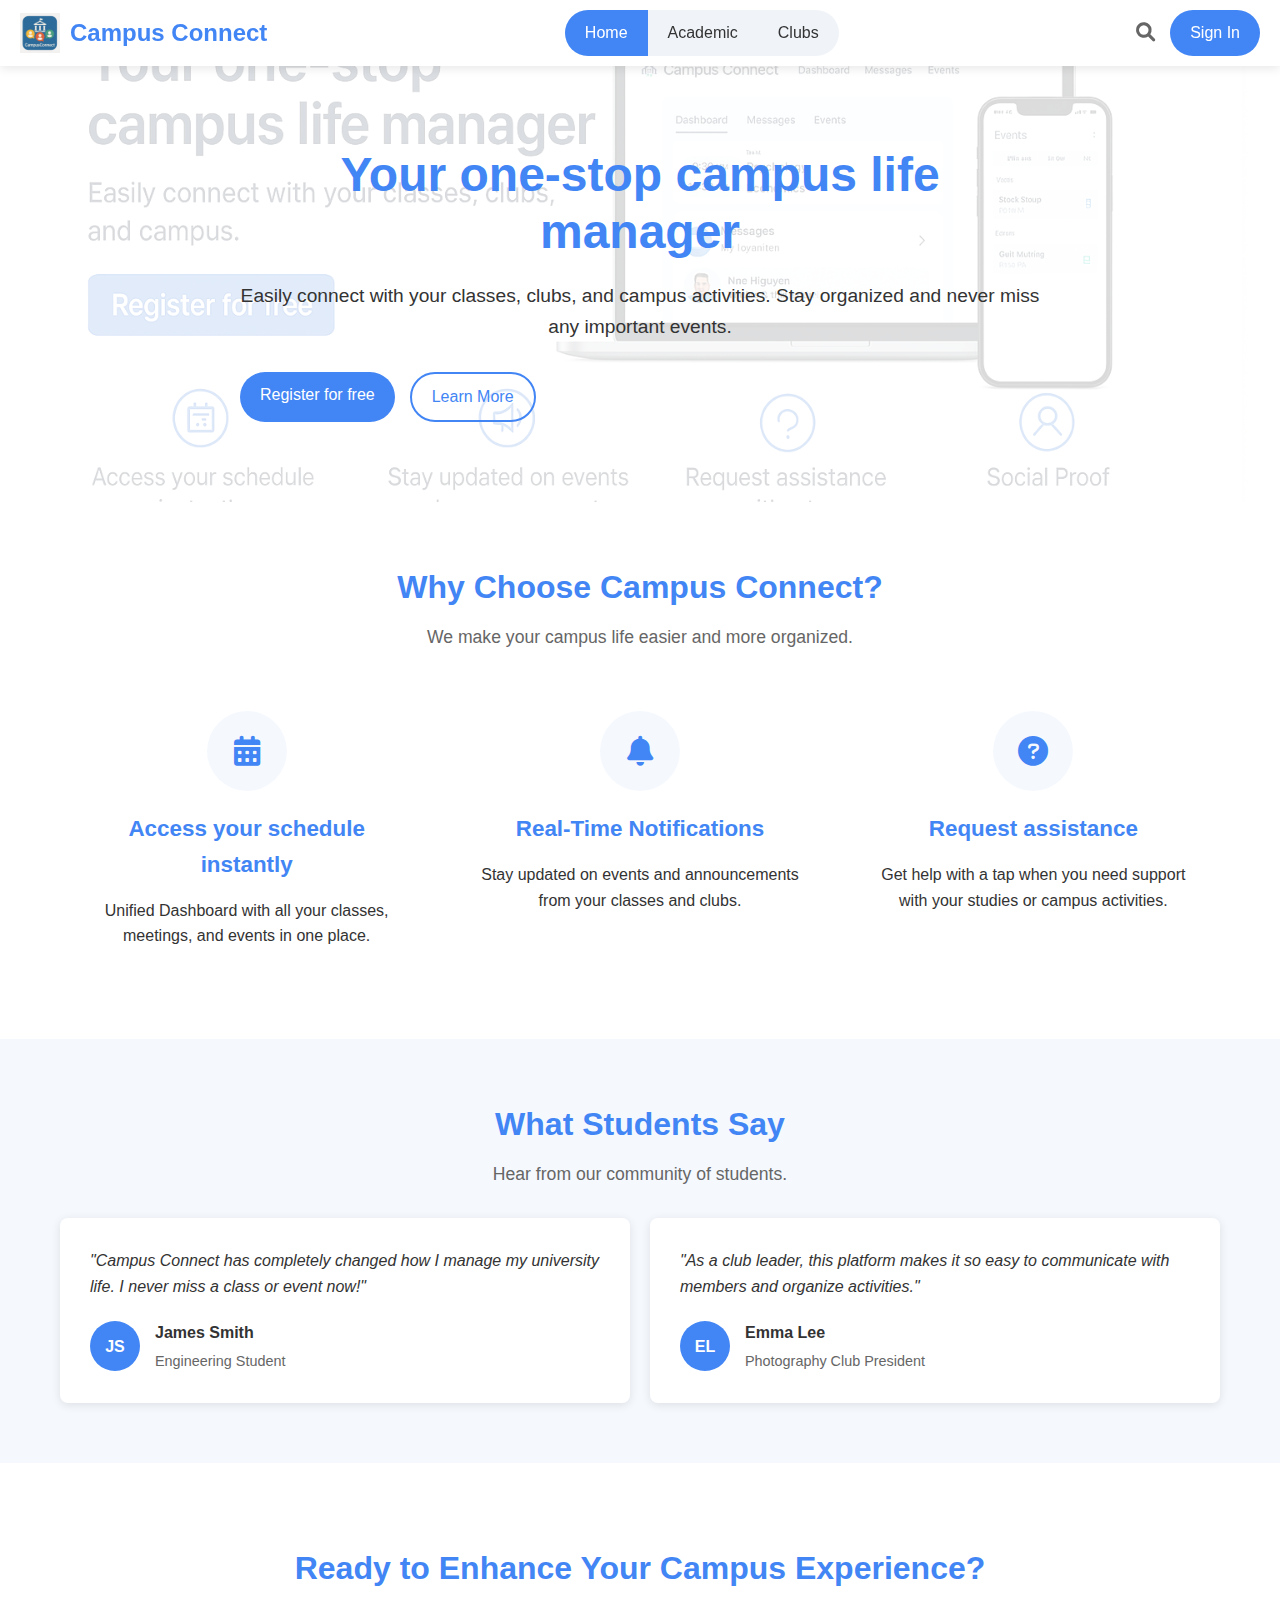
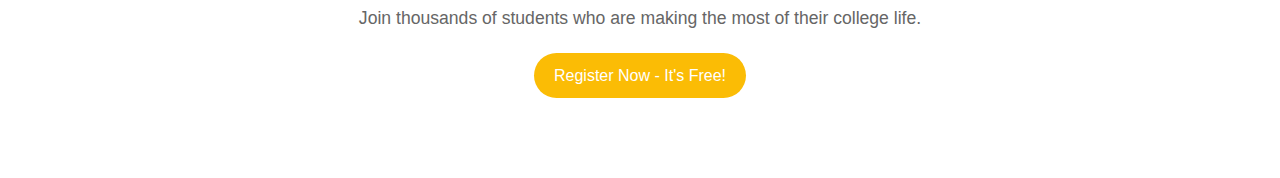
<file: index.html>
<!DOCTYPE html>
<html lang="en">
<head>
    <meta charset="UTF-8">
    <meta name="viewport" content="width=device-width, initial-scale=1.0">
    <title>Campus Connect</title>
    <link rel="stylesheet" href="css/style.css">
    <link rel="stylesheet" href="https://cdnjs.cloudflare.com/ajax/libs/font-awesome/6.0.0-beta3/css/all.min.css">
    <style>
        .hero {
            background: url('image.png') no-repeat center center;
            background-size: cover;
            padding: 80px 0;
            position: relative;
        }
        
        .hero-overlay {
            position: absolute;
            top: 0;
            left: 0;
            width: 100%;
            height: 100%;
            background: rgba(255, 255, 255, 0.85);
        }
        
        .hero-content {
            position: relative;
            max-width: 1200px;
            margin: 0 auto;
            padding: 0 20px;
            display: flex;
            flex-direction: column;
            align-items: center;
            text-align: center;
        }
        
        .hero-text {
            max-width: 800px;
        }
        
        .hero-image {
            max-width: 500px;
        }
        
        .hero-image img {
            width: 100%;
            border-radius: 10px;
            box-shadow: var(--shadow);
        }
        
        .hero h1 {
            font-size: 3rem;
            color: var(--primary-color);
            margin-bottom: 20px;
            line-height: 1.2;
        }
        
        .hero p {
            font-size: 1.2rem;
            color: var(--text-color);
            margin-bottom: 30px;
        }
        
        .hero-buttons {
            display: flex;
            gap: 15px;
        }
        
        .features-section {
            background-color: #ffffff;
            padding: 60px 0;
        }
        
        .feature-card {
            text-align: center;
            padding: 30px 20px;
        }
        
        .feature-icon {
            width: 80px;
            height: 80px;
            background-color: var(--light-bg);
            border-radius: 50%;
            margin: 0 auto 20px;
            display: flex;
            align-items: center;
            justify-content: center;
            font-size: 30px;
            color: var(--primary-color);
        }
        
        .feature-title {
            font-size: 1.4rem;
            margin-bottom: 15px;
            color: var(--primary-color);
        }
        
        .testimonials-section {
            background-color: var(--light-bg);
            padding: 60px 0;
        }
        
        .testimonial-card {
            background-color: white;
            border-radius: var(--border-radius);
            padding: 30px;
            box-shadow: var(--shadow);
            position: relative;
        }
        
        .testimonial-text {
            font-style: italic;
            color: var(--text-color);
            margin-bottom: 20px;
        }
        
        .testimonial-author {
            display: flex;
            align-items: center;
        }
        
        .testimonial-avatar {
            width: 50px;
            height: 50px;
            border-radius: 50%;
            background-color: var(--primary-color);
            margin-right: 15px;
            display: flex;
            align-items: center;
            justify-content: center;
            color: white;
            font-weight: bold;
        }
        
        .testimonial-info h4 {
            margin: 0;
            color: var(--text-color);
        }
        
        .testimonial-info p {
            margin: 5px 0 0 0;
            color: var(--gray-text);
            font-size: 0.9rem;
        }
        
        .cta-section {
            padding: 80px 0;
            text-align: center;
            background-color: #ffffff;
        }
        
        @media (max-width: 768px) {
            .hero-content {
                flex-direction: column;
                text-align: center;
            }
            
            .hero-text {
                margin-bottom: 40px;
            }
            
            .hero-buttons {
                justify-content: center;
            }
        }
    </style>
</head>
<body>
    <!-- 导航栏 -->
    <nav class="navbar">
        <div class="navbar-container">
            <div class="navbar-logo">
                <img src="logo.jpg" alt="Campus Connect Logo">
                <h1>Campus Connect</h1>
            </div>
            
            <div class="navbar-tabs">
                <a href="#" class="navbar-tab active">Home</a>
                <a href="#" class="navbar-tab">Academic</a>
                <a href="#" class="navbar-tab">Clubs</a>
            </div>
            
            <div class="navbar-actions">
                <button class="icon-button"><i class="fas fa-search"></i></button>
                <a href="login.html" class="btn">Sign In</a>
            </div>
        </div>
    </nav>
    
    <!-- 英雄区域 -->
    <section class="hero">
        <div class="hero-overlay"></div>
        <div class="hero-content">
            <div class="hero-text">
                <h1>Your one-stop campus life manager</h1>
                <p>Easily connect with your classes, clubs, and campus activities. Stay organized and never miss any important events.</p>
                <div class="hero-buttons">
                    <a href="register.html" class="btn">Register for free</a>
                    <a href="#features" class="btn btn-outline">Learn More</a>
                </div>
            </div>
        </div>
    </section>
    
    <!-- 特色区域 -->
    <section id="features" class="features-section">
        <div class="container">
            <div class="page-header">
                <h2 class="page-title">Why Choose Campus Connect?</h2>
                <p class="page-subtitle">We make your campus life easier and more organized.</p>
            </div>
            
            <div class="grid grid-3">
                <div class="feature-card">
                    <div class="feature-icon">
                        <i class="fas fa-calendar-alt"></i>
                    </div>
                    <h3 class="feature-title">Access your schedule instantly</h3>
                    <p>Unified Dashboard with all your classes, meetings, and events in one place.</p>
                </div>
                
                <div class="feature-card">
                    <div class="feature-icon">
                        <i class="fas fa-bell"></i>
                    </div>
                    <h3 class="feature-title">Real-Time Notifications</h3>
                    <p>Stay updated on events and announcements from your classes and clubs.</p>
                </div>
                
                <div class="feature-card">
                    <div class="feature-icon">
                        <i class="fas fa-question-circle"></i>
                    </div>
                    <h3 class="feature-title">Request assistance</h3>
                    <p>Get help with a tap when you need support with your studies or campus activities.</p>
                </div>
            </div>
        </div>
    </section>
    
    <!-- 推荐区域 -->
    <section class="testimonials-section">
        <div class="container">
            <div class="page-header">
                <h2 class="page-title">What Students Say</h2>
                <p class="page-subtitle">Hear from our community of students.</p>
            </div>
            
            <div class="grid grid-2">
                <div class="testimonial-card">
                    <p class="testimonial-text">"Campus Connect has completely changed how I manage my university life. I never miss a class or event now!"</p>
                    <div class="testimonial-author">
                        <div class="testimonial-avatar">JS</div>
                        <div class="testimonial-info">
                            <h4>James Smith</h4>
                            <p>Engineering Student</p>
                        </div>
                    </div>
                </div>
                
                <div class="testimonial-card">
                    <p class="testimonial-text">"As a club leader, this platform makes it so easy to communicate with members and organize activities."</p>
                    <div class="testimonial-author">
                        <div class="testimonial-avatar">EL</div>
                        <div class="testimonial-info">
                            <h4>Emma Lee</h4>
                            <p>Photography Club President</p>
                        </div>
                    </div>
                </div>
            </div>
        </div>
    </section>
    
    <!-- 行动召唤区域 -->
    <section class="cta-section">
        <div class="container">
            <h2 class="page-title">Ready to Enhance Your Campus Experience?</h2>
            <p class="page-subtitle mb-20">Join thousands of students who are making the most of their college life.</p>
            <a href="register.html" class="btn btn-secondary">Register Now - It's Free!</a>
        </div>
    </section>

    <script>
        // 滚动效果
        document.querySelectorAll('a[href^="#"]').forEach(anchor => {
            anchor.addEventListener('click', function (e) {
                e.preventDefault();
                
                document.querySelector(this.getAttribute('href')).scrollIntoView({
                    behavior: 'smooth'
                });
            });
        });
    </script>
</body>
</html>
</file>
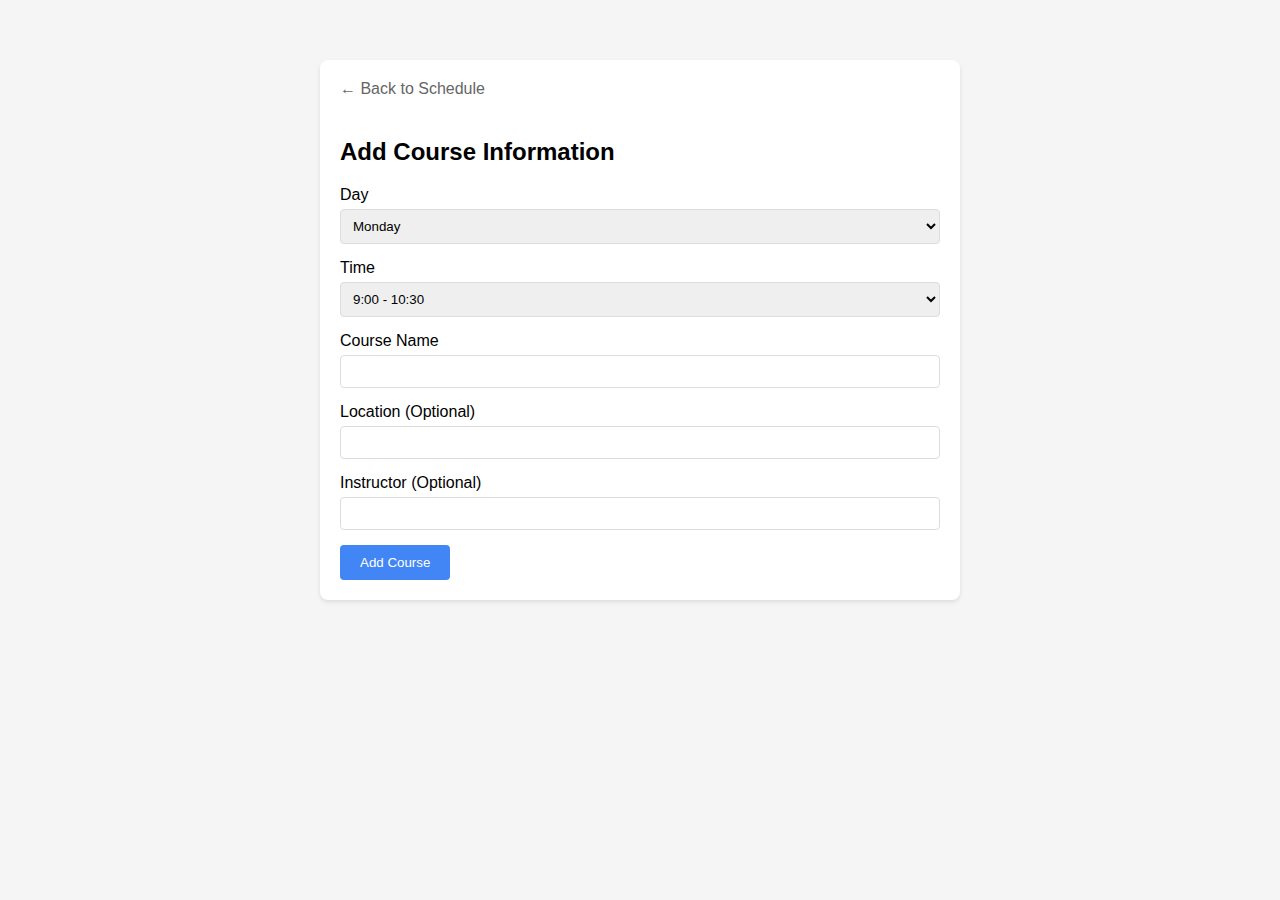
<file: add-schedule.html>
<!DOCTYPE html>
<html lang="en">
<head>
    <meta charset="UTF-8">
    <meta name="viewport" content="width=device-width, initial-scale=1.0">
    <title>Add Schedule - Campus Connect</title>
    <style>
        body {
            font-family: Arial, sans-serif;
            margin: 0;
            padding: 20px;
            background-color: #f5f5f5;
        }
        .container {
            max-width: 600px;
            margin: 40px auto;
            padding: 20px;
            background-color: white;
            border-radius: 8px;
            box-shadow: 0 2px 4px rgba(0,0,0,0.1);
        }
        h2 {
            margin-bottom: 20px;
        }
        .form-group {
            margin-bottom: 15px;
        }
        .form-group label {
            display: block;
            margin-bottom: 5px;
        }
        .form-group input, .form-group select {
            width: 100%;
            padding: 8px;
            border: 1px solid #ddd;
            border-radius: 4px;
            box-sizing: border-box;
        }
        .button {
            padding: 10px 20px;
            background-color: #4285f4;
            color: white;
            border: none;
            border-radius: 4px;
            cursor: pointer;
        }
        .button:hover {
            background-color: #3367d6;
        }
        .back-button {
            display: inline-block;
            margin-bottom: 20px;
            text-decoration: none;
            color: #666;
        }
    </style>
</head>
<body>
    <div class="container">
        <a href="schedule-detail.html" class="back-button">← Back to Schedule</a>
        <h2>Add Course Information</h2>
        <form id="scheduleForm">
            <div class="form-group">
                <label for="day">Day</label>
                <select id="day" name="day" required>
                    <option value="Monday">Monday</option>
                    <option value="Tuesday">Tuesday</option>
                    <option value="Wednesday">Wednesday</option>
                    <option value="Thursday">Thursday</option>
                    <option value="Friday">Friday</option>
                </select>
            </div>
            <div class="form-group">
                <label for="time">Time</label>
                <select id="time" name="time" required>
                    <option value="9:00 - 10:30">9:00 - 10:30</option>
                    <option value="11:00 - 12:30">11:00 - 12:30</option>
                    <option value="14:00 - 15:30">14:00 - 15:30</option>
                </select>
            </div>
            <div class="form-group">
                <label for="courseName">Course Name</label>
                <input type="text" id="courseName" name="courseName" required>
            </div>
            <div class="form-group">
                <label for="location">Location (Optional)</label>
                <input type="text" id="location" name="location">
            </div>
            <div class="form-group">
                <label for="instructor">Instructor (Optional)</label>
                <input type="text" id="instructor" name="instructor">
            </div>
            <button type="submit" class="button">Add Course</button>
        </form>
    </div>

    <script src="js/app.js"></script>
    <script>
        document.getElementById('scheduleForm').addEventListener('submit', function(e) {
            e.preventDefault();
            
            const schedule = {
                day: document.getElementById('day').value,
                time: document.getElementById('time').value,
                courseName: document.getElementById('courseName').value,
                location: document.getElementById('location').value,
                instructor: document.getElementById('instructor').value
            };

            ScheduleManager.addSchedule(schedule);
            window.location.href = 'schedule-detail.html';
        });
    </script>
</body>
</html>
</file>
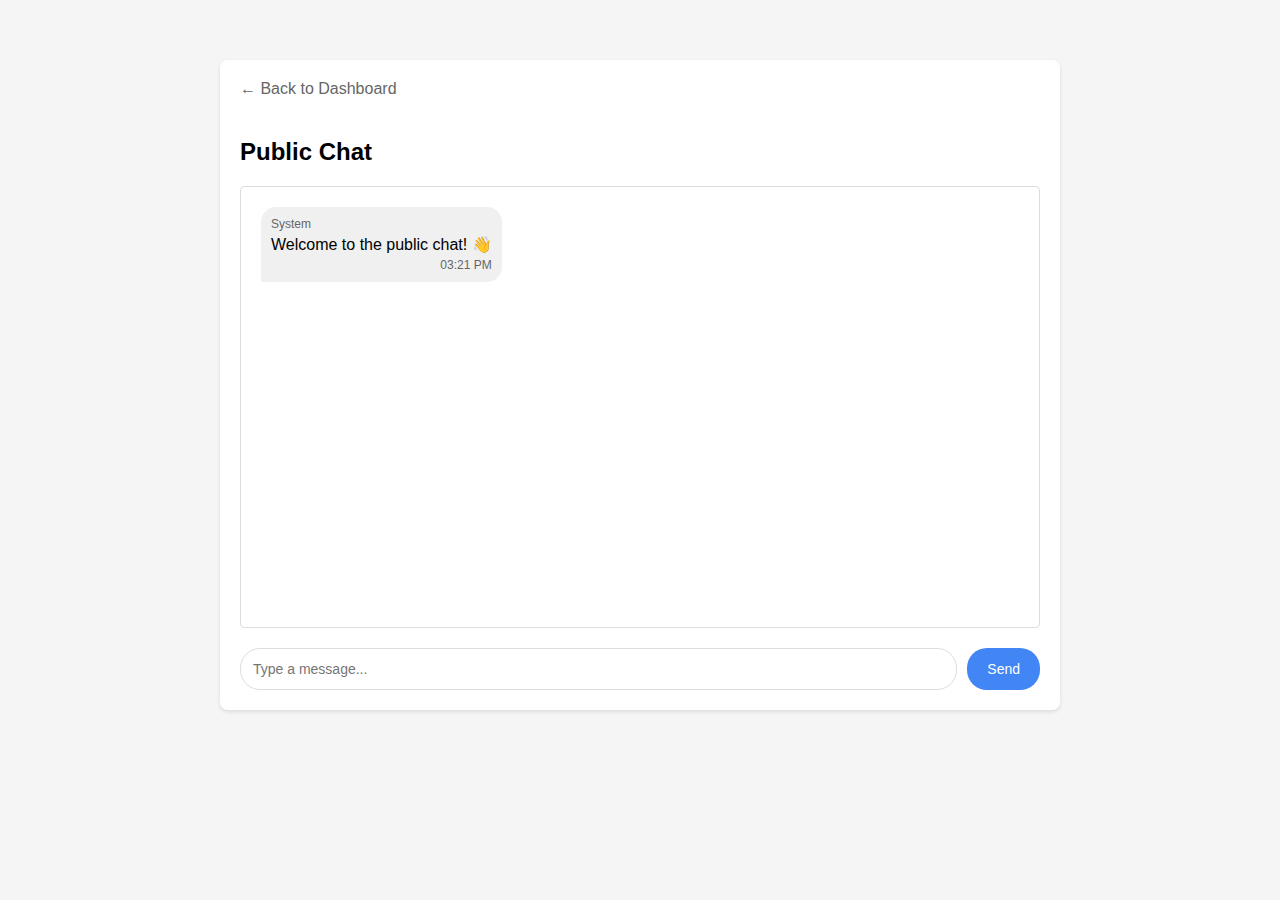
<file: chat-detail.html>
<!DOCTYPE html>
<html lang="en">
<head>
    <meta charset="UTF-8">
    <meta name="viewport" content="width=device-width, initial-scale=1.0">
    <title>Chat Detail - Campus Connect</title>
    <style>
        body {
            font-family: Arial, sans-serif;
            margin: 0;
            padding: 20px;
            background-color: #f5f5f5;
        }
        .container {
            max-width: 800px;
            margin: 40px auto;
            padding: 20px;
            background-color: white;
            border-radius: 8px;
            box-shadow: 0 2px 4px rgba(0,0,0,0.1);
        }
        .back-button {
            display: inline-block;
            margin-bottom: 20px;
            text-decoration: none;
            color: #666;
        }
        .chat-container {
            border: 1px solid #ddd;
            border-radius: 4px;
            height: 400px;
            overflow-y: auto;
            padding: 20px;
            margin-bottom: 20px;
            display: flex;
            flex-direction: column;
        }
        .message {
            margin-bottom: 15px;
            padding: 10px;
            border-radius: 4px;
            max-width: 70%;
            position: relative;
        }
        .message.received {
            background-color: #f0f0f0;
            margin-right: auto;
            border-radius: 15px 15px 15px 0;
        }
        .message.sent {
            background-color: #4285f4;
            color: white;
            margin-left: auto;
            border-radius: 15px 15px 0 15px;
        }
        .message-time {
            font-size: 12px;
            color: #666;
            margin-top: 4px;
            text-align: right;
        }
        .message.sent .message-time {
            color: rgba(255, 255, 255, 0.8);
        }
        .input-container {
            display: flex;
            gap: 10px;
            position: relative;
        }
        .input-container input {
            flex: 1;
            padding: 12px;
            border: 1px solid #ddd;
            border-radius: 20px;
            font-size: 14px;
        }
        .button {
            padding: 8px 20px;
            background-color: #4285f4;
            color: white;
            border: none;
            border-radius: 20px;
            cursor: pointer;
            font-size: 14px;
        }
        .button:hover {
            background-color: #3367d6;
        }
        .button:disabled {
            background-color: #ccc;
            cursor: not-allowed;
        }
        .username {
            font-size: 12px;
            color: #666;
            margin-bottom: 4px;
        }
    </style>
</head>
<body>
    <div class="container">
        <a href="dashboard.html" class="back-button">← Back to Dashboard</a>
        <h2>Public Chat</h2>
        <div class="chat-container" id="chatContainer">
            <!-- Messages will be loaded here -->
        </div>
        <div class="input-container">
            <input type="text" id="messageInput" placeholder="Type a message..." onkeypress="handleKeyPress(event)">
            <button class="button" onclick="sendMessage()" id="sendButton">Send</button>
        </div>
    </div>

    <script src="js/app.js"></script>
    <script>
        // 模拟当前用户
        const currentUser = {
            id: 'user1',
            name: 'Qingda'
        };

        function renderMessages() {
            const chatContainer = document.getElementById('chatContainer');
            const messages = ChatManager.getMessages();
            
            chatContainer.innerHTML = messages.map(message => `
                <div class="message ${message.userId === currentUser.id ? 'sent' : 'received'}">
                    <div class="username">${message.userName}</div>
                    ${message.text}
                    <div class="message-time">${ChatManager.formatTime(message.timestamp)}</div>
                </div>
            `).join('');

            // 滚动到底部
            chatContainer.scrollTop = chatContainer.scrollHeight;
        }

        function sendMessage() {
            const input = document.getElementById('messageInput');
            const text = input.value.trim();
            
            if (text) {
                const message = {
                    userId: currentUser.id,
                    userName: currentUser.name,
                    text: text
                };

                ChatManager.addMessage(message);
                renderMessages();
                input.value = '';
            }
        }

        function handleKeyPress(event) {
            if (event.key === 'Enter') {
                sendMessage();
            }
        }

        // 初始化页面
        document.addEventListener('DOMContentLoaded', () => {
            renderMessages();
            
            // 如果没有消息，添加一个欢迎消息
            if (ChatManager.getMessages().length === 0) {
                ChatManager.addMessage({
                    userId: 'system',
                    userName: 'System',
                    text: 'Welcome to the public chat! 👋'
                });
                renderMessages();
            }
        });

        // 自动更新消息
        setInterval(renderMessages, 5000);
    </script>
</body>
</html>
</file>
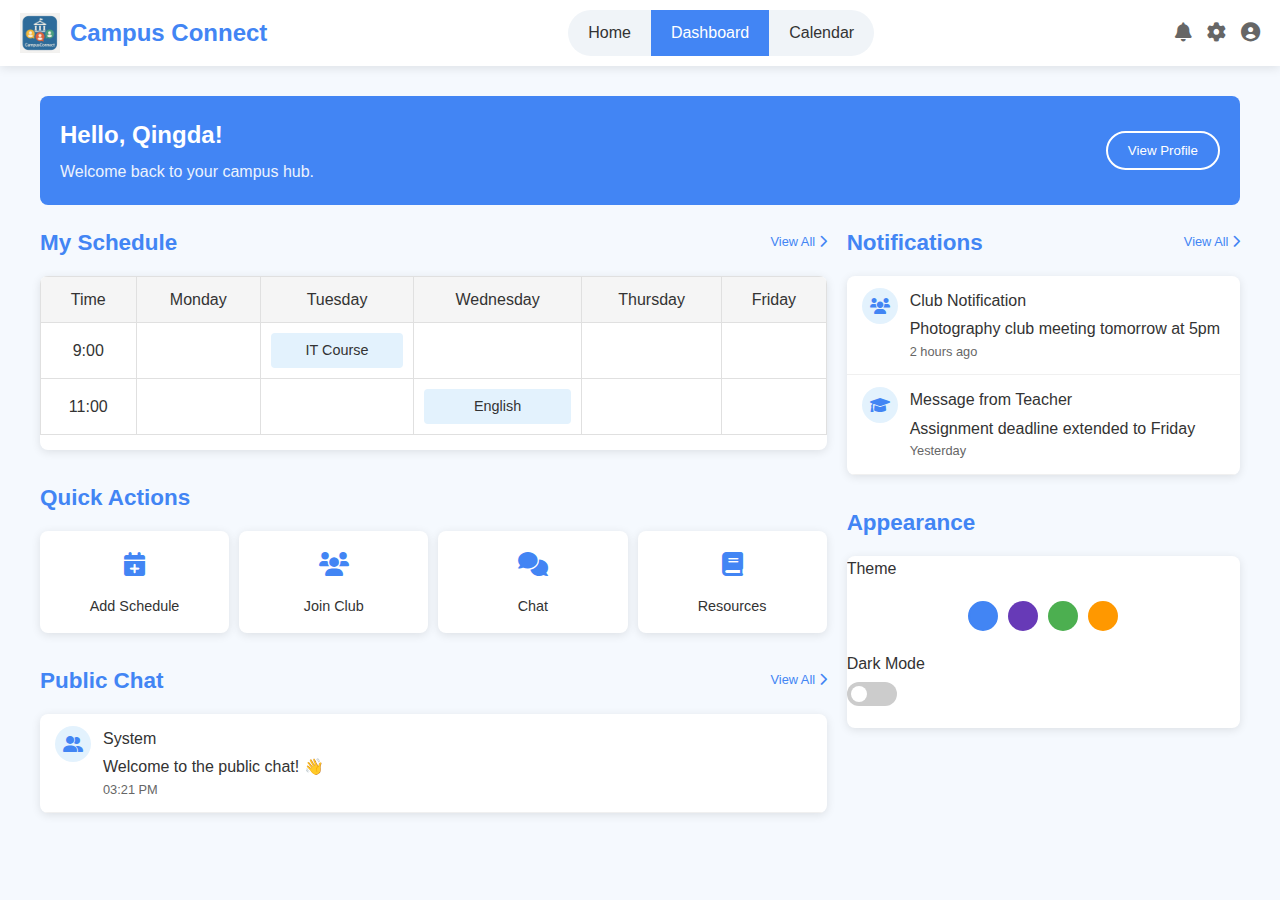
<file: dashboard.html>
<!DOCTYPE html>
<html lang="en">
<head>
    <meta charset="UTF-8">
    <meta name="viewport" content="width=device-width, initial-scale=1.0">
    <title>Dashboard - Campus Connect</title>
    <link rel="stylesheet" href="css/style.css">
    <link rel="stylesheet" href="https://cdnjs.cloudflare.com/ajax/libs/font-awesome/6.0.0-beta3/css/all.min.css">
    <style>
        .welcome-banner {
            background-color: var(--primary-color);
            color: white;
            padding: 20px;
            border-radius: var(--border-radius);
            margin-bottom: 20px;
            display: flex;
            justify-content: space-between;
            align-items: center;
        }
        
        .welcome-text h2 {
            margin: 0;
            font-size: 1.5rem;
        }
        
        .welcome-text p {
            margin: 5px 0 0 0;
            opacity: 0.9;
        }

        .dashboard-grid {
            display: grid;
            grid-template-columns: 2fr 1fr;
            gap: 20px;
        }

        .dashboard-section {
            margin-bottom: 30px;
        }

        .section-title {
            font-size: 1.2rem;
            margin-bottom: 15px;
            color: var(--primary-color);
            display: flex;
            justify-content: space-between;
            align-items: center;
        }

        .view-all {
            font-size: 0.8rem;
            color: var(--primary-color);
            text-decoration: none;
        }

        .schedule-table {
            width: 100%;
            border-collapse: collapse;
            margin-bottom: 15px;
        }

        .schedule-table th, 
        .schedule-table td {
            padding: 10px;
            border: 1px solid #e0e0e0;
            text-align: center;
        }

        .schedule-table th {
            background-color: #f5f5f5;
            font-weight: 500;
        }

        .course {
            background-color: #e3f2fd;
            border-radius: 4px;
            padding: 6px;
            font-size: 0.9rem;
        }

        .notification-list,
        .chat-list {
            list-style: none;
            padding: 0;
        }

        .notification-item,
        .chat-item {
            padding: 12px 15px;
            border-bottom: 1px solid #f0f0f0;
            display: flex;
            align-items: flex-start;
        }

        .notification-icon,
        .chat-avatar {
            width: 36px;
            height: 36px;
            border-radius: 50%;
            background-color: #e3f2fd;
            display: flex;
            align-items: center;
            justify-content: center;
            margin-right: 12px;
            color: var(--primary-color);
            flex-shrink: 0;
        }

        .notification-content,
        .chat-content {
            flex: 1;
        }

        .notification-title,
        .chat-sender {
            font-weight: 500;
            margin-bottom: 3px;
        }

        .notification-time,
        .chat-time {
            font-size: 0.8rem;
            color: var(--gray-text);
        }

        .quick-actions {
            display: flex;
            gap: 10px;
            flex-wrap: wrap;
        }

        .action-card {
            flex: 1;
            min-width: 120px;
            background-color: white;
            border-radius: var(--border-radius);
            padding: 15px;
            box-shadow: var(--shadow);
            text-align: center;
            cursor: pointer;
            transition: transform 0.2s, box-shadow 0.2s;
        }

        .action-card:hover {
            transform: translateY(-3px);
            box-shadow: 0 5px 15px rgba(0, 0, 0, 0.1);
        }

        .action-icon {
            font-size: 24px;
            color: var(--primary-color);
            margin-bottom: 10px;
        }

        .action-title {
            font-size: 0.9rem;
            font-weight: 500;
            color: var(--text-color);
        }

        .theme-selector {
            display: flex;
            justify-content: center;
            margin-top: 20px;
        }

        .theme-option {
            width: 30px;
            height: 30px;
            border-radius: 50%;
            margin: 0 5px;
            cursor: pointer;
            border: 2px solid transparent;
            transition: transform 0.2s;
        }

        .theme-option:hover {
            transform: scale(1.1);
        }

        .theme-option.selected {
            border-color: var(--primary-color);
        }

        .theme-blue {
            background-color: #4285f4;
        }

        .theme-purple {
            background-color: #673ab7;
        }

        .theme-green {
            background-color: #4caf50;
        }

        .theme-orange {
            background-color: #ff9800;
        }
    </style>
</head>
<body>
    <!-- 导航栏 -->
    <nav class="navbar">
        <div class="navbar-container">
            <div class="navbar-logo">
                <img src="logo.jpg" alt="Campus Connect Logo">
                <h1>Campus Connect</h1>
            </div>
            
            <div class="navbar-tabs">
                <a href="index.html" class="navbar-tab">Home</a>
                <a href="#" class="navbar-tab active">Dashboard</a>
                <a href="#" class="navbar-tab">Calendar</a>
            </div>
            
            <div class="navbar-actions">
                <button class="icon-button"><i class="fas fa-bell"></i></button>
                <button class="icon-button"><i class="fas fa-cog"></i></button>
                <button class="icon-button"><i class="fas fa-user-circle"></i></button>
            </div>
        </div>
    </nav>
    
    <div class="container page-container">
        <div class="welcome-banner">
            <div class="welcome-text">
                <h2>Hello, <span id="username">Qingda</span>!</h2>
                <p>Welcome back to your campus hub.</p>
            </div>
            <div class="welcome-actions">
                <button class="btn btn-outline" style="color: white; border-color: white;">View Profile</button>
            </div>
        </div>
        
        <div class="dashboard-grid">
            <div class="dashboard-main">
                <div class="dashboard-section">
                    <div class="section-title">
                        <h3>My Schedule</h3>
                        <a href="schedule-detail.html" class="view-all">View All <i class="fas fa-chevron-right"></i></a>
                    </div>
                    <div class="card">
                        <table class="schedule-table">
                            <tr>
                                <th>Time</th>
                                <th>Monday</th>
                                <th>Tuesday</th>
                                <th>Wednesday</th>
                                <th>Thursday</th>
                                <th>Friday</th>
                            </tr>
                            <tr>
                                <td>9:00</td>
                                <td></td>
                                <td><div class="course">IT Course</div></td>
                                <td></td>
                                <td></td>
                                <td></td>
                            </tr>
                            <tr>
                                <td>11:00</td>
                                <td></td>
                                <td></td>
                                <td><div class="course">English</div></td>
                                <td></td>
                                <td></td>
                            </tr>
                        </table>
                    </div>
                </div>
                
                <div class="dashboard-section">
                    <div class="section-title">
                        <h3>Quick Actions</h3>
                    </div>
                    <div class="quick-actions">
                        <div class="action-card" onclick="window.location.href='add-schedule.html'">
                            <div class="action-icon"><i class="fas fa-calendar-plus"></i></div>
                            <div class="action-title">Add Schedule</div>
                        </div>
                        <div class="action-card" onclick="window.location.href='#'">
                            <div class="action-icon"><i class="fas fa-users"></i></div>
                            <div class="action-title">Join Club</div>
                        </div>
                        <div class="action-card" onclick="window.location.href='chat-detail.html'">
                            <div class="action-icon"><i class="fas fa-comments"></i></div>
                            <div class="action-title">Chat</div>
                        </div>
                        <div class="action-card" onclick="window.location.href='#'">
                            <div class="action-icon"><i class="fas fa-book"></i></div>
                            <div class="action-title">Resources</div>
                        </div>
                    </div>
                </div>
                
                <div class="dashboard-section">
                    <div class="section-title">
                        <h3>Public Chat</h3>
                        <a href="chat-detail.html" class="view-all">View All <i class="fas fa-chevron-right"></i></a>
                    </div>
                    <div class="card">
                        <ul class="chat-list" id="chat-messages">
                            <!-- Public chat messages will appear here -->
                        </ul>
                    </div>
                </div>
            </div>
            
            <div class="dashboard-sidebar">
                <div class="dashboard-section">
                    <div class="section-title">
                        <h3>Notifications</h3>
                        <a href="notification-detail.html" class="view-all">View All <i class="fas fa-chevron-right"></i></a>
                    </div>
                    <div class="card">
                        <ul class="notification-list">
                            <li class="notification-item">
                                <div class="notification-icon">
                                    <i class="fas fa-users"></i>
                                </div>
                                <div class="notification-content">
                                    <div class="notification-title">Club Notification</div>
                                    <div class="notification-text">Photography club meeting tomorrow at 5pm</div>
                                    <div class="notification-time">2 hours ago</div>
                                </div>
                            </li>
                            <li class="notification-item">
                                <div class="notification-icon">
                                    <i class="fas fa-graduation-cap"></i>
                                </div>
                                <div class="notification-content">
                                    <div class="notification-title">Message from Teacher</div>
                                    <div class="notification-text">Assignment deadline extended to Friday</div>
                                    <div class="notification-time">Yesterday</div>
                                </div>
                            </li>
                        </ul>
                    </div>
                </div>
                
                <div class="dashboard-section">
                    <div class="section-title">
                        <h3>Appearance</h3>
                    </div>
                    <div class="card">
                        <div class="form-group">
                            <label class="form-label">Theme</label>
                            <div class="theme-selector">
                                <div class="theme-option theme-blue selected" data-theme="blue"></div>
                                <div class="theme-option theme-purple" data-theme="purple"></div>
                                <div class="theme-option theme-green" data-theme="green"></div>
                                <div class="theme-option theme-orange" data-theme="orange"></div>
                            </div>
                        </div>
                        <div class="form-group">
                            <label class="form-label">Dark Mode</label>
                            <label class="switch">
                                <input type="checkbox">
                                <span class="slider"></span>
                            </label>
                        </div>
                    </div>
                </div>
            </div>
        </div>
    </div>

    <script src="js/app.js"></script>
    <script>
        // 加载最新的聊天消息预览
        function loadChatPreview() {
            const chatContainer = document.getElementById('chat-messages');
            const messages = ChatManager.getMessages().slice(-3); // 只显示最新的3条消息
            
            if (messages.length === 0) {
                chatContainer.innerHTML = `
                    <li class="chat-item">
                        <div class="chat-avatar">
                            <i class="fas fa-info-circle"></i>
                        </div>
                        <div class="chat-content">
                            <div class="chat-sender">System</div>
                            <div class="chat-text">No messages yet. Start a conversation!</div>
                            <div class="chat-time">Just now</div>
                        </div>
                    </li>
                `;
                return;
            }
            
            chatContainer.innerHTML = messages.map(message => `
                <li class="chat-item">
                    <div class="chat-avatar">
                        ${message.userId === 'user1' ? '<i class="fas fa-user"></i>' : '<i class="fas fa-user-friends"></i>'}
                    </div>
                    <div class="chat-content">
                        <div class="chat-sender">${message.userName}</div>
                        <div class="chat-text">${message.text}</div>
                        <div class="chat-time">${ChatManager.formatTime(message.timestamp)}</div>
                    </div>
                </li>
            `).join('');
        }

        // 初始化页面
        document.addEventListener('DOMContentLoaded', () => {
            loadChatPreview();
            
            // 设置主题切换
            document.querySelectorAll('.theme-option').forEach(option => {
                option.addEventListener('click', function() {
                    document.querySelectorAll('.theme-option').forEach(opt => opt.classList.remove('selected'));
                    this.classList.add('selected');
                    // 这里可以实现主题切换的逻辑
                });
            });
        });

        // 定期更新聊天预览
        setInterval(loadChatPreview, 5000);
    </script>
</body>
</html>
</file>
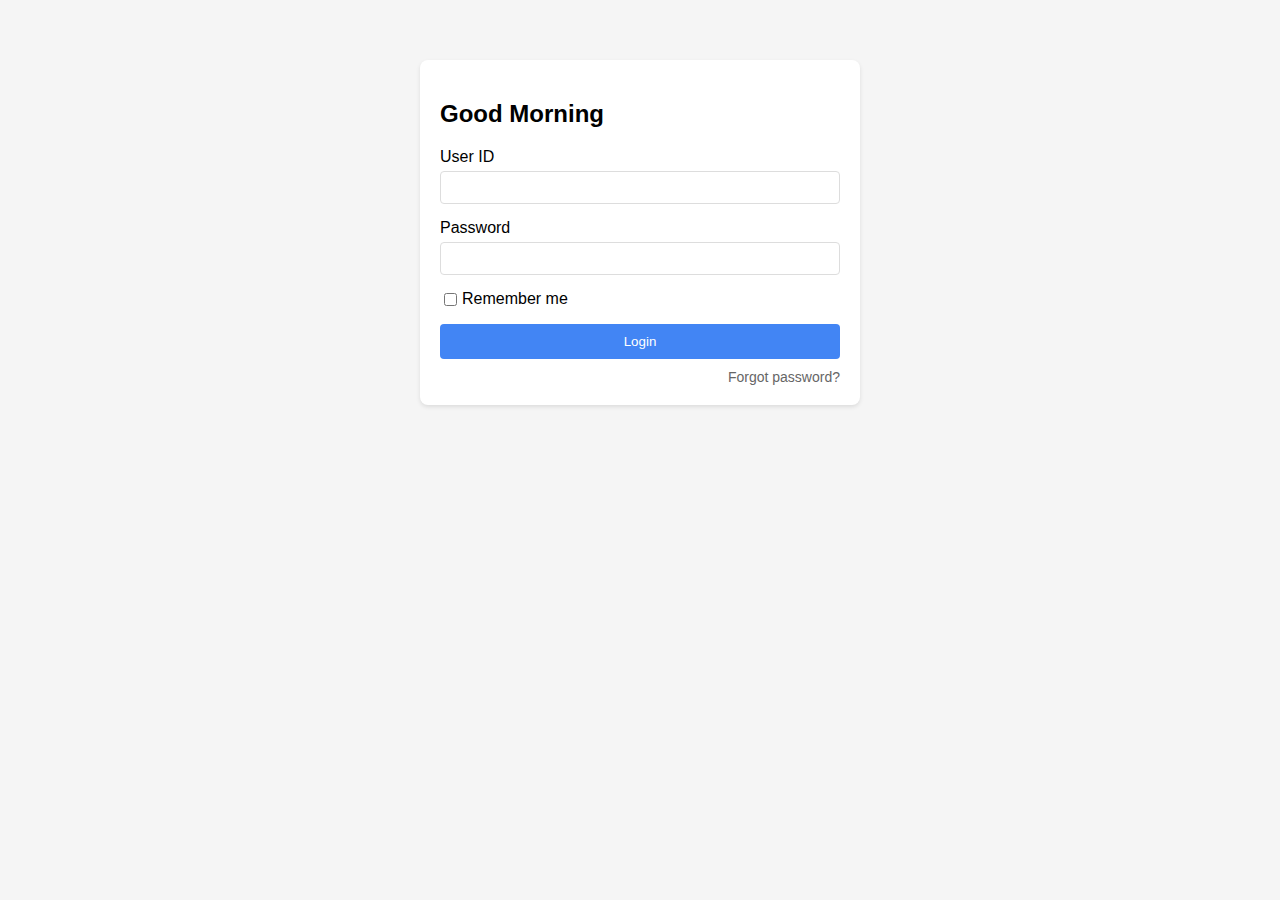
<file: login.html>
<!DOCTYPE html>
<html lang="en">
<head>
    <meta charset="UTF-8">
    <meta name="viewport" content="width=device-width, initial-scale=1.0">
    <title>Login - Campus Connect</title>
    <style>
        body {
            font-family: Arial, sans-serif;
            margin: 0;
            padding: 20px;
            background-color: #f5f5f5;
        }
        .container {
            max-width: 400px;
            margin: 40px auto;
            padding: 20px;
            background-color: white;
            border-radius: 8px;
            box-shadow: 0 2px 4px rgba(0,0,0,0.1);
        }
        .form-group {
            margin-bottom: 15px;
        }
        .form-group label {
            display: block;
            margin-bottom: 5px;
        }
        .form-group input {
            width: 100%;
            padding: 8px;
            border: 1px solid #ddd;
            border-radius: 4px;
            box-sizing: border-box;
        }
        .button {
            width: 100%;
            padding: 10px;
            background-color: #4285f4;
            color: white;
            border: none;
            border-radius: 4px;
            cursor: pointer;
            margin-bottom: 10px;
        }
        .button:hover {
            background-color: #3367d6;
        }
        .remember-me {
            display: flex;
            align-items: center;
            margin-bottom: 15px;
        }
        .remember-me input {
            margin-right: 5px;
        }
        .forgot-password {
            text-align: right;
            font-size: 14px;
        }
        .forgot-password a {
            color: #666;
            text-decoration: none;
        }
    </style>
</head>
<body>
    <div class="container">
        <h2>Good Morning</h2>
        <form action="dashboard.html">
            <div class="form-group">
                <label for="userid">User ID</label>
                <input type="text" id="userid" name="userid" required>
            </div>
            <div class="form-group">
                <label for="password">Password</label>
                <input type="password" id="password" name="password" required>
            </div>
            <div class="remember-me">
                <input type="checkbox" id="remember" name="remember">
                <label for="remember">Remember me</label>
            </div>
            <button type="submit" class="button">Login</button>
            <div class="forgot-password">
                <a href="#">Forgot password?</a>
            </div>
        </form>
    </div>
</body>
</html>
</file>
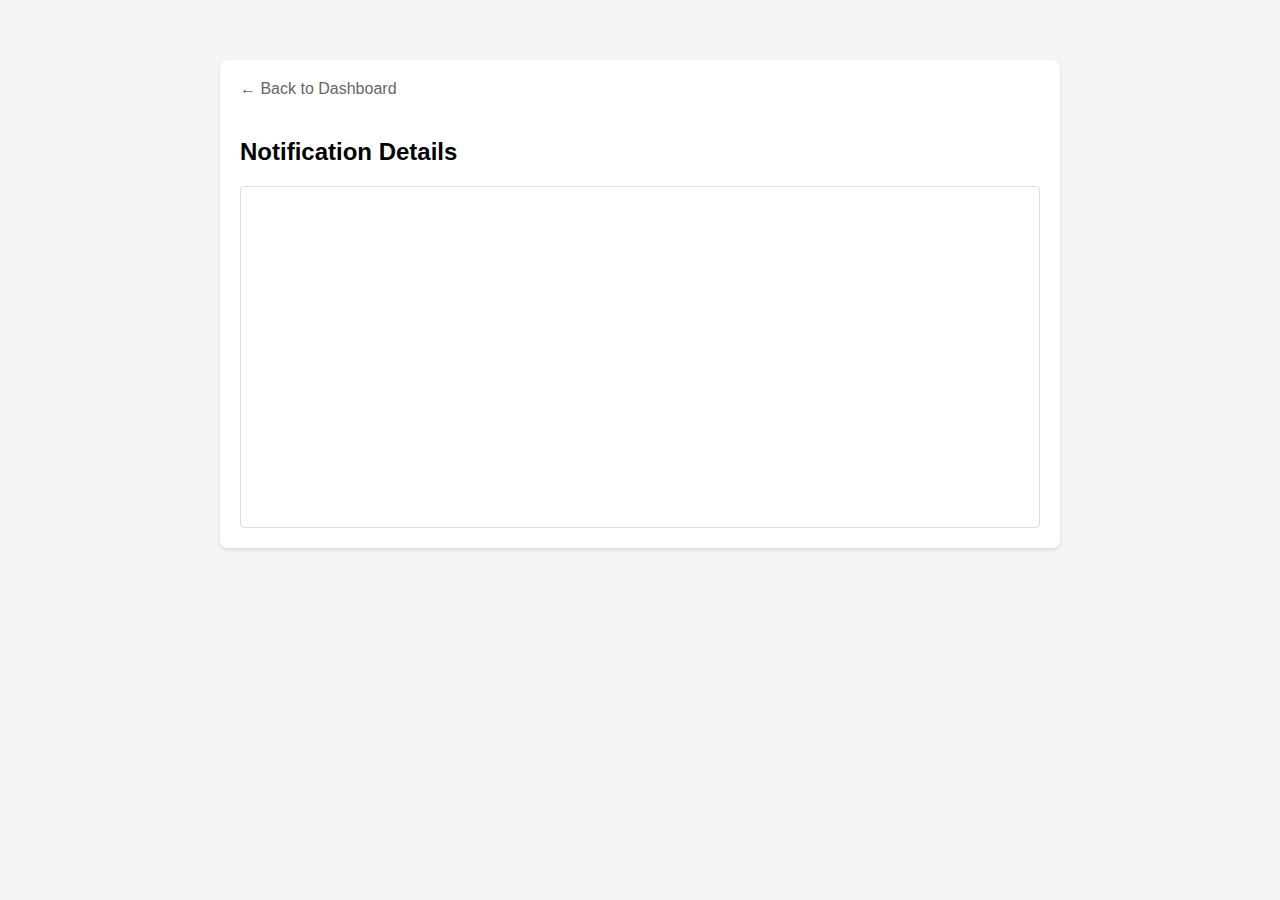
<file: notification-detail.html>
<!DOCTYPE html>
<html lang="en">
<head>
    <meta charset="UTF-8">
    <meta name="viewport" content="width=device-width, initial-scale=1.0">
    <title>Notification Detail - Campus Connect</title>
    <style>
        body {
            font-family: Arial, sans-serif;
            margin: 0;
            padding: 20px;
            background-color: #f5f5f5;
        }
        .container {
            max-width: 800px;
            margin: 40px auto;
            padding: 20px;
            background-color: white;
            border-radius: 8px;
            box-shadow: 0 2px 4px rgba(0,0,0,0.1);
        }
        .back-button {
            display: inline-block;
            margin-bottom: 20px;
            text-decoration: none;
            color: #666;
        }
        .notification-content {
            padding: 20px;
            border: 1px solid #ddd;
            border-radius: 4px;
            margin-top: 20px;
            min-height: 300px;
        }
    </style>
</head>
<body>
    <div class="container">
        <a href="dashboard.html" class="back-button">← Back to Dashboard</a>
        <h2>Notification Details</h2>
        <div class="notification-content">
            <!-- Notification content will be displayed here -->
        </div>
    </div>
</body>
</html>
</file>
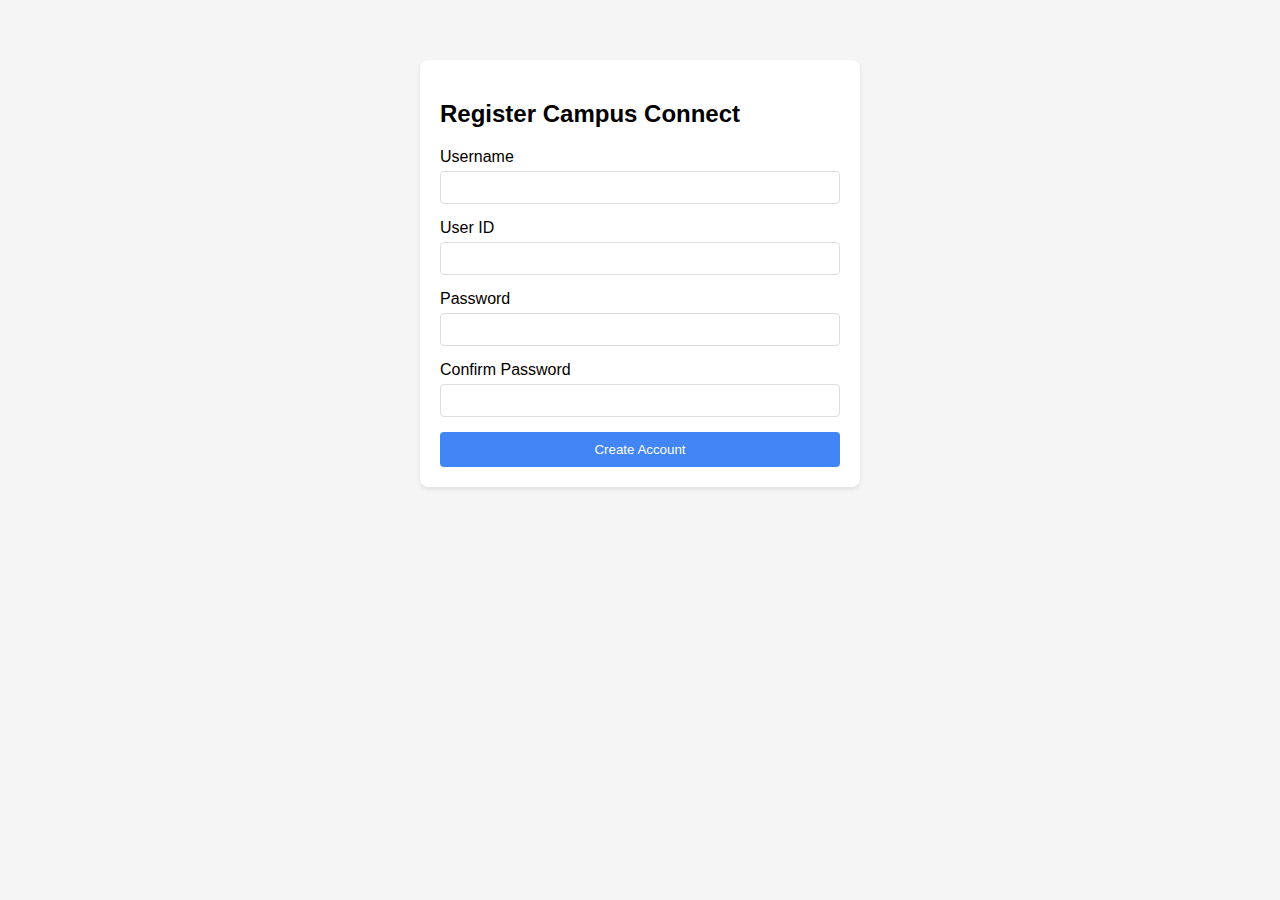
<file: register.html>
<!DOCTYPE html>
<html lang="en">
<head>
    <meta charset="UTF-8">
    <meta name="viewport" content="width=device-width, initial-scale=1.0">
    <title>Register - Campus Connect</title>
    <style>
        body {
            font-family: Arial, sans-serif;
            margin: 0;
            padding: 20px;
            background-color: #f5f5f5;
        }
        .container {
            max-width: 400px;
            margin: 40px auto;
            padding: 20px;
            background-color: white;
            border-radius: 8px;
            box-shadow: 0 2px 4px rgba(0,0,0,0.1);
        }
        .form-group {
            margin-bottom: 15px;
        }
        .form-group label {
            display: block;
            margin-bottom: 5px;
        }
        .form-group input {
            width: 100%;
            padding: 8px;
            border: 1px solid #ddd;
            border-radius: 4px;
            box-sizing: border-box;
        }
        .button {
            width: 100%;
            padding: 10px;
            background-color: #4285f4;
            color: white;
            border: none;
            border-radius: 4px;
            cursor: pointer;
        }
        .button:hover {
            background-color: #3367d6;
        }
    </style>
</head>
<body>
    <div class="container">
        <h2>Register Campus Connect</h2>
        <form action="login.html">
            <div class="form-group">
                <label for="username">Username</label>
                <input type="text" id="username" name="username" required>
            </div>
            <div class="form-group">
                <label for="userid">User ID</label>
                <input type="text" id="userid" name="userid" required>
            </div>
            <div class="form-group">
                <label for="password">Password</label>
                <input type="password" id="password" name="password" required>
            </div>
            <div class="form-group">
                <label for="confirm-password">Confirm Password</label>
                <input type="password" id="confirm-password" name="confirm-password" required>
            </div>
            <button type="submit" class="button">Create Account</button>
        </form>
    </div>
</body>
</html>
</file>
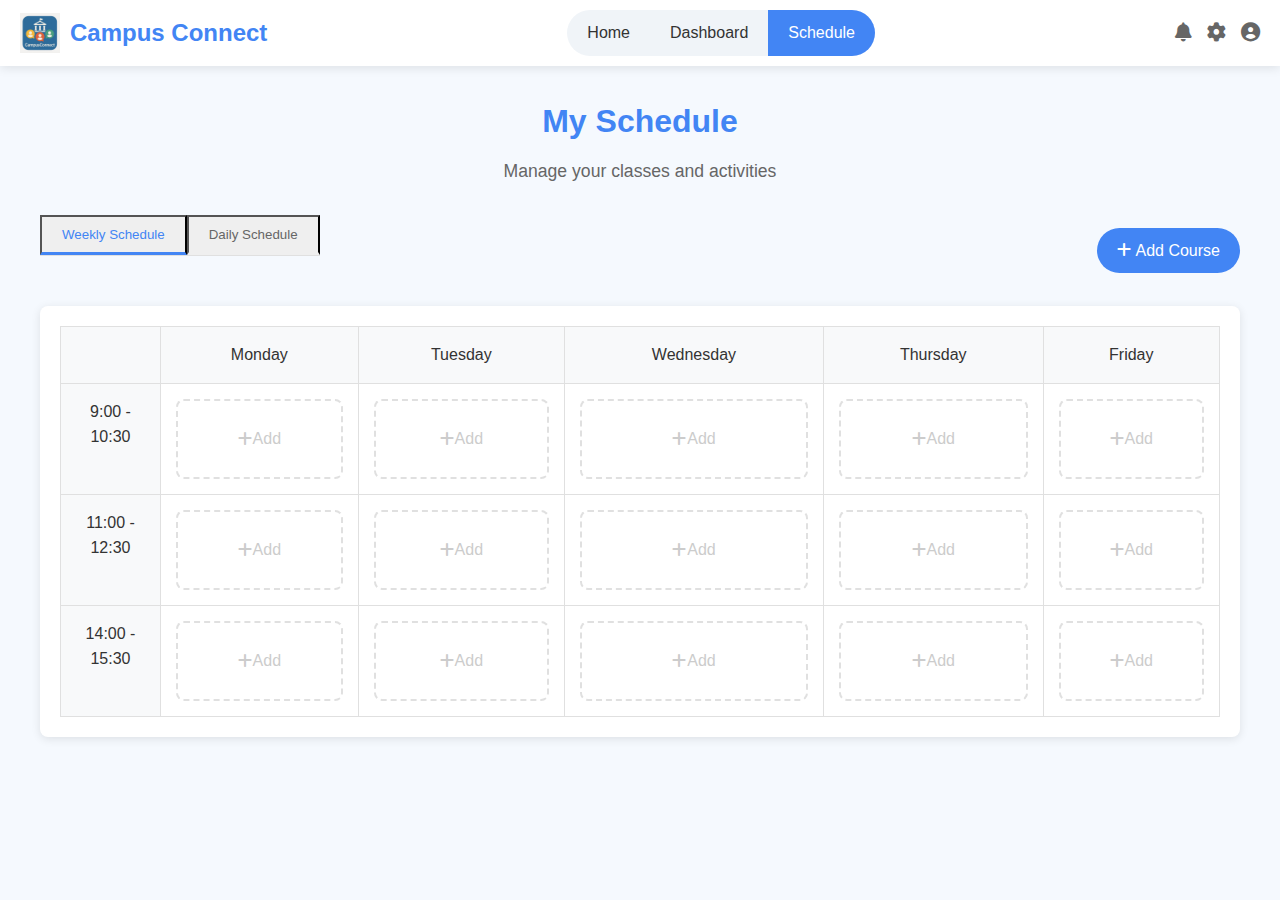
<file: schedule-detail.html>
<!DOCTYPE html>
<html lang="en">
<head>
    <meta charset="UTF-8">
    <meta name="viewport" content="width=device-width, initial-scale=1.0">
    <title>Schedule Detail - Campus Connect</title>
    <link rel="stylesheet" href="css/style.css">
    <link rel="stylesheet" href="https://cdnjs.cloudflare.com/ajax/libs/font-awesome/6.0.0-beta3/css/all.min.css">
    <style>
        .schedule-header {
            display: flex;
            justify-content: space-between;
            align-items: center;
            margin-bottom: 20px;
        }
        
        .nav-tabs {
            margin-bottom: 30px;
        }
        
        .schedule-view {
            background-color: white;
            border-radius: var(--border-radius);
            padding: 20px;
            box-shadow: var(--shadow);
        }
        
        .schedule-table {
            width: 100%;
            border-collapse: collapse;
        }
        
        .schedule-table th,
        .schedule-table td {
            border: 1px solid #e0e0e0;
            padding: 15px;
            text-align: center;
            vertical-align: top;
        }
        
        .schedule-table th {
            background-color: #f8f9fa;
            font-weight: 500;
        }
        
        .time-column {
            width: 100px;
            background-color: #f8f9fa;
            font-weight: 500;
        }
        
        .course-item {
            background-color: #e3f2fd;
            border-radius: 8px;
            padding: 12px;
            margin-bottom: 8px;
            position: relative;
            transition: all 0.2s;
        }
        
        .course-item:hover {
            background-color: #d0e8fc;
            transform: translateY(-2px);
            box-shadow: 0 4px 8px rgba(0, 0, 0, 0.1);
        }
        
        .course-title {
            font-weight: 600;
            margin-bottom: 5px;
            color: var(--primary-color);
        }
        
        .course-details {
            font-size: 0.85rem;
            color: var(--gray-text);
        }
        
        .course-actions {
            position: absolute;
            top: 10px;
            right: 10px;
            opacity: 0;
            transition: opacity 0.2s;
        }
        
        .course-item:hover .course-actions {
            opacity: 1;
        }
        
        .course-action-btn {
            background: none;
            border: none;
            font-size: 16px;
            cursor: pointer;
            color: var(--gray-text);
            margin-left: 5px;
            transition: color 0.2s;
        }
        
        .course-action-btn:hover {
            color: var(--primary-color);
        }
        
        .course-action-btn.delete:hover {
            color: var(--accent-color);
        }
        
        .empty-slot {
            width: 100%;
            height: 100%;
            min-height: 80px;
            border: 2px dashed #e0e0e0;
            border-radius: 8px;
            display: flex;
            justify-content: center;
            align-items: center;
            color: #ccc;
            cursor: pointer;
            transition: all 0.2s;
        }
        
        .empty-slot:hover {
            border-color: var(--primary-color);
            color: var(--primary-color);
        }
        
        .modal {
            display: none;
            position: fixed;
            top: 0;
            left: 0;
            width: 100%;
            height: 100%;
            background-color: rgba(0, 0, 0, 0.5);
            z-index: 1000;
            justify-content: center;
            align-items: center;
        }
        
        .modal-content {
            background-color: white;
            border-radius: var(--border-radius);
            width: 400px;
            max-width: 90%;
            padding: 20px;
            position: relative;
        }
        
        .modal-header {
            display: flex;
            justify-content: space-between;
            align-items: center;
            margin-bottom: 20px;
        }
        
        .modal-title {
            font-size: 1.2rem;
            font-weight: 500;
        }
        
        .modal-close {
            background: none;
            border: none;
            font-size: 1.5rem;
            cursor: pointer;
            color: var(--gray-text);
        }
        
        .modal-actions {
            margin-top: 20px;
            text-align: right;
        }
    </style>
</head>
<body>
    <!-- 导航栏 -->
    <nav class="navbar">
        <div class="navbar-container">
            <div class="navbar-logo">
                <img src="logo.jpg" alt="Campus Connect Logo">
                <h1>Campus Connect</h1>
            </div>
            
            <div class="navbar-tabs">
                <a href="index.html" class="navbar-tab">Home</a>
                <a href="dashboard.html" class="navbar-tab">Dashboard</a>
                <a href="#" class="navbar-tab active">Schedule</a>
            </div>
            
            <div class="navbar-actions">
                <button class="icon-button"><i class="fas fa-bell"></i></button>
                <button class="icon-button"><i class="fas fa-cog"></i></button>
                <button class="icon-button"><i class="fas fa-user-circle"></i></button>
            </div>
        </div>
    </nav>
    
    <div class="container page-container">
        <div class="page-header">
            <h2 class="page-title">My Schedule</h2>
            <p class="page-subtitle">Manage your classes and activities</p>
        </div>
        
        <div class="schedule-header">
            <div class="nav-tabs">
                <button class="nav-tab active" data-view="weekly">Weekly Schedule</button>
                <button class="nav-tab" data-view="daily">Daily Schedule</button>
            </div>
            
            <div class="schedule-actions">
                <a href="add-schedule.html" class="btn"><i class="fas fa-plus"></i> Add Course</a>
            </div>
        </div>
        
        <div class="schedule-view">
            <table class="schedule-table">
                <tr>
                    <th></th>
                    <th>Monday</th>
                    <th>Tuesday</th>
                    <th>Wednesday</th>
                    <th>Thursday</th>
                    <th>Friday</th>
                </tr>
                <tr>
                    <td class="time-column">9:00 - 10:30</td>
                    <td id="Monday-9:00 - 10:30">
                        <div class="empty-slot" onclick="window.location.href='add-schedule.html'">
                            <i class="fas fa-plus"></i> Add
                        </div>
                    </td>
                    <td id="Tuesday-9:00 - 10:30">
                        <div class="empty-slot" onclick="window.location.href='add-schedule.html'">
                            <i class="fas fa-plus"></i> Add
                        </div>
                    </td>
                    <td id="Wednesday-9:00 - 10:30">
                        <div class="empty-slot" onclick="window.location.href='add-schedule.html'">
                            <i class="fas fa-plus"></i> Add
                        </div>
                    </td>
                    <td id="Thursday-9:00 - 10:30">
                        <div class="empty-slot" onclick="window.location.href='add-schedule.html'">
                            <i class="fas fa-plus"></i> Add
                        </div>
                    </td>
                    <td id="Friday-9:00 - 10:30">
                        <div class="empty-slot" onclick="window.location.href='add-schedule.html'">
                            <i class="fas fa-plus"></i> Add
                        </div>
                    </td>
                </tr>
                <tr>
                    <td class="time-column">11:00 - 12:30</td>
                    <td id="Monday-11:00 - 12:30">
                        <div class="empty-slot" onclick="window.location.href='add-schedule.html'">
                            <i class="fas fa-plus"></i> Add
                        </div>
                    </td>
                    <td id="Tuesday-11:00 - 12:30">
                        <div class="empty-slot" onclick="window.location.href='add-schedule.html'">
                            <i class="fas fa-plus"></i> Add
                        </div>
                    </td>
                    <td id="Wednesday-11:00 - 12:30">
                        <div class="empty-slot" onclick="window.location.href='add-schedule.html'">
                            <i class="fas fa-plus"></i> Add
                        </div>
                    </td>
                    <td id="Thursday-11:00 - 12:30">
                        <div class="empty-slot" onclick="window.location.href='add-schedule.html'">
                            <i class="fas fa-plus"></i> Add
                        </div>
                    </td>
                    <td id="Friday-11:00 - 12:30">
                        <div class="empty-slot" onclick="window.location.href='add-schedule.html'">
                            <i class="fas fa-plus"></i> Add
                        </div>
                    </td>
                </tr>
                <tr>
                    <td class="time-column">14:00 - 15:30</td>
                    <td id="Monday-14:00 - 15:30">
                        <div class="empty-slot" onclick="window.location.href='add-schedule.html'">
                            <i class="fas fa-plus"></i> Add
                        </div>
                    </td>
                    <td id="Tuesday-14:00 - 15:30">
                        <div class="empty-slot" onclick="window.location.href='add-schedule.html'">
                            <i class="fas fa-plus"></i> Add
                        </div>
                    </td>
                    <td id="Wednesday-14:00 - 15:30">
                        <div class="empty-slot" onclick="window.location.href='add-schedule.html'">
                            <i class="fas fa-plus"></i> Add
                        </div>
                    </td>
                    <td id="Thursday-14:00 - 15:30">
                        <div class="empty-slot" onclick="window.location.href='add-schedule.html'">
                            <i class="fas fa-plus"></i> Add
                        </div>
                    </td>
                    <td id="Friday-14:00 - 15:30">
                        <div class="empty-slot" onclick="window.location.href='add-schedule.html'">
                            <i class="fas fa-plus"></i> Add
                        </div>
                    </td>
                </tr>
            </table>
        </div>
    </div>
    
    <!-- 删除确认模态框 -->
    <div class="modal" id="deleteModal">
        <div class="modal-content">
            <div class="modal-header">
                <h3 class="modal-title">Confirm Deletion</h3>
                <button class="modal-close" onclick="closeModal()">&times;</button>
            </div>
            <p>Are you sure you want to delete this course? This action cannot be undone.</p>
            <div class="modal-actions">
                <button class="btn btn-outline" onclick="closeModal()">Cancel</button>
                <button class="btn btn-accent" onclick="confirmDelete()">Delete</button>
            </div>
        </div>
    </div>

    <script src="js/app.js"></script>
    <script>
        let courseToDelete = null;
        
        function renderSchedule() {
            // 清空所有单元格的课程内容
            document.querySelectorAll('td[id]').forEach(cell => {
                cell.innerHTML = `
                    <div class="empty-slot" onclick="window.location.href='add-schedule.html'">
                        <i class="fas fa-plus"></i> Add
                    </div>
                `;
            });

            // 获取并渲染日程
            const schedules = ScheduleManager.getSchedules();
            schedules.forEach(schedule => {
                const cellId = `${schedule.day}-${schedule.time}`;
                const cell = document.getElementById(cellId);
                if (cell) {
                    cell.innerHTML = `
                        <div class="course-item">
                            <div class="course-actions">
                                <button class="course-action-btn" onclick="viewCourse(${schedule.id})">
                                    <i class="fas fa-eye"></i>
                                </button>
                                <button class="course-action-btn" onclick="editCourse(${schedule.id})">
                                    <i class="fas fa-edit"></i>
                                </button>
                                <button class="course-action-btn delete" onclick="showDeleteModal(${schedule.id})">
                                    <i class="fas fa-trash-alt"></i>
                                </button>
                            </div>
                            <div class="course-title">${schedule.courseName}</div>
                            <div class="course-details">
                                ${schedule.location ? `<div><i class="fas fa-map-marker-alt"></i> ${schedule.location}</div>` : ''}
                                ${schedule.instructor ? `<div><i class="fas fa-user"></i> ${schedule.instructor}</div>` : ''}
                            </div>
                        </div>
                    `;
                }
            });
        }

        function viewCourse(id) {
            // 查看课程详情的逻辑
            console.log("Viewing course", id);
        }

        function editCourse(id) {
            // 编辑课程的逻辑
            window.location.href = "add-schedule.html";
        }

        function showDeleteModal(id) {
            courseToDelete = id;
            document.getElementById('deleteModal').style.display = 'flex';
        }

        function closeModal() {
            document.getElementById('deleteModal').style.display = 'none';
            courseToDelete = null;
        }

        function confirmDelete() {
            if (courseToDelete) {
                ScheduleManager.deleteSchedule(courseToDelete);
                renderSchedule();
                closeModal();
            }
        }

        // 初始化页面
        document.addEventListener('DOMContentLoaded', () => {
            renderSchedule();
            
            // 切换视图按钮
            document.querySelectorAll('.nav-tab').forEach(tab => {
                tab.addEventListener('click', function() {
                    document.querySelectorAll('.nav-tab').forEach(t => t.classList.remove('active'));
                    this.classList.add('active');
                    // 可以添加视图切换逻辑
                });
            });
        });
    </script>
</body>
</html>
</file>
<file: css/style.css>
/* 全局样式和变量 */
:root {
    --primary-color: #4285f4; /* 蓝色作为主色 */
    --secondary-color: #fbbc05; /* 黄色作为辅助色 */
    --accent-color: #ea4335; /* 红色作为强调色 */
    --light-bg: #f5f9fe;
    --dark-bg: #263238;
    --text-color: #333333;
    --light-text: #ffffff;
    --gray-text: #666666;
    --border-radius: 8px;
    --shadow: 0 2px 10px rgba(0, 0, 0, 0.1);
}

* {
    box-sizing: border-box;
    margin: 0;
    padding: 0;
}

body {
    font-family: 'Segoe UI', Tahoma, Geneva, Verdana, sans-serif;
    color: var(--text-color);
    background-color: var(--light-bg);
    line-height: 1.6;
}

/* 布局组件 */
.container {
    max-width: 1200px;
    margin: 0 auto;
    padding: 0 20px;
}

/* 导航栏 */
.navbar {
    background-color: #ffffff;
    box-shadow: var(--shadow);
    position: sticky;
    top: 0;
    z-index: 100;
    padding: 10px 0;
}

.navbar-container {
    display: flex;
    justify-content: space-between;
    align-items: center;
    padding: 0 20px;
}

.navbar-logo {
    display: flex;
    align-items: center;
}

.navbar-logo img {
    height: 40px;
    margin-right: 10px;
}

.navbar-logo h1 {
    font-size: 1.5rem;
    color: var(--primary-color);
    font-weight: 600;
}

.navbar-tabs {
    display: flex;
    background-color: #f0f4f8;
    border-radius: 30px;
    overflow: hidden;
}

.navbar-tab {
    padding: 10px 20px;
    cursor: pointer;
    text-decoration: none;
    color: var(--text-color);
    font-weight: 500;
    transition: background-color 0.3s;
}

.navbar-tab.active {
    background-color: var(--primary-color);
    color: white;
}

.navbar-actions {
    display: flex;
    align-items: center;
    gap: 15px;
}

.icon-button {
    background: none;
    border: none;
    font-size: 1.2rem;
    cursor: pointer;
    color: var(--gray-text);
    transition: color 0.3s;
}

.icon-button:hover {
    color: var(--primary-color);
}

/* 页面内容 */
.page-container {
    padding: 30px 0;
}

.page-header {
    margin-bottom: 30px;
    text-align: center;
}

.page-title {
    font-size: 2rem;
    color: var(--primary-color);
    margin-bottom: 10px;
}

.page-subtitle {
    color: var(--gray-text);
    font-size: 1.1rem;
}

/* 卡片组件 */
.card {
    background-color: white;
    border-radius: var(--border-radius);
    box-shadow: var(--shadow);
    overflow: hidden;
    margin-bottom: 20px;
    transition: transform 0.2s, box-shadow 0.2s;
}

.card:hover {
    transform: translateY(-5px);
    box-shadow: 0 5px 15px rgba(0, 0, 0, 0.1);
}

.card-header {
    padding: 15px 20px;
    background-color: var(--primary-color);
    color: white;
    font-weight: 500;
    display: flex;
    justify-content: space-between;
    align-items: center;
}

.card-body {
    padding: 20px;
}

/* 按钮样式 */
.btn {
    display: inline-block;
    padding: 10px 20px;
    background-color: var(--primary-color);
    color: white;
    border: none;
    border-radius: 30px;
    cursor: pointer;
    text-decoration: none;
    font-weight: 500;
    transition: background-color 0.3s, transform 0.2s;
}

.btn:hover {
    background-color: #3367d6;
    transform: translateY(-2px);
}

.btn-secondary {
    background-color: var(--secondary-color);
}

.btn-secondary:hover {
    background-color: #e0a800;
}

.btn-accent {
    background-color: var(--accent-color);
}

.btn-accent:hover {
    background-color: #d32f2f;
}

.btn-outline {
    background-color: transparent;
    border: 2px solid var(--primary-color);
    color: var(--primary-color);
}

.btn-outline:hover {
    background-color: var(--primary-color);
    color: white;
}

/* 网格系统 */
.grid {
    display: grid;
    gap: 20px;
}

.grid-2 {
    grid-template-columns: repeat(2, 1fr);
}

.grid-3 {
    grid-template-columns: repeat(3, 1fr);
}

/* 表单元素 */
.form-group {
    margin-bottom: 20px;
}

.form-label {
    display: block;
    margin-bottom: 5px;
    font-weight: 500;
    color: var(--text-color);
}

.form-control {
    width: 100%;
    padding: 12px 15px;
    border: 1px solid #e0e0e0;
    border-radius: var(--border-radius);
    transition: border-color 0.3s;
    font-size: 1rem;
}

.form-control:focus {
    outline: none;
    border-color: var(--primary-color);
    box-shadow: 0 0 0 3px rgba(66, 133, 244, 0.2);
}

/* 工具类 */
.text-center {
    text-align: center;
}

.text-right {
    text-align: right;
}

.mt-20 {
    margin-top: 20px;
}

.mb-20 {
    margin-bottom: 20px;
}

/* 响应式设计 */
@media (max-width: 768px) {
    .grid-2,
    .grid-3 {
        grid-template-columns: 1fr;
    }
}

/* 动画效果 */
@keyframes fadeIn {
    from { opacity: 0; }
    to { opacity: 1; }
}

.fade-in {
    animation: fadeIn 0.5s ease-in-out;
}

/* 徽章和状态指示器 */
.badge {
    display: inline-block;
    padding: 5px 10px;
    border-radius: 15px;
    font-size: 0.8rem;
    font-weight: 500;
}

.badge-primary {
    background-color: var(--primary-color);
    color: white;
}

.badge-secondary {
    background-color: var(--secondary-color);
    color: white;
}

.badge-accent {
    background-color: var(--accent-color);
    color: white;
}

/* 提示框 */
.alert {
    padding: 15px;
    border-radius: var(--border-radius);
    margin-bottom: 20px;
    border-left: 4px solid;
}

.alert-info {
    background-color: #e3f2fd;
    border-left-color: var(--primary-color);
}

.alert-warning {
    background-color: #fff8e1;
    border-left-color: var(--secondary-color);
}

.alert-danger {
    background-color: #ffebee;
    border-left-color: var(--accent-color);
}

/* 聊天气泡样式 */
.chat-bubble {
    padding: 12px 15px;
    border-radius: 18px;
    max-width: 70%;
    position: relative;
    margin-bottom: 15px;
}

.chat-bubble.incoming {
    background-color: #f1f1f1;
    border-bottom-left-radius: 5px;
    align-self: flex-start;
}

.chat-bubble.outgoing {
    background-color: var(--primary-color);
    color: white;
    border-bottom-right-radius: 5px;
    align-self: flex-end;
}

/* 活动卡片 */
.event-card {
    display: flex;
    flex-direction: column;
    height: 100%;
}

.event-image {
    height: 180px;
    background-size: cover;
    background-position: center;
    border-top-left-radius: var(--border-radius);
    border-top-right-radius: var(--border-radius);
}

.event-details {
    padding: 15px;
    flex: 1;
}

.event-date {
    color: var(--accent-color);
    font-weight: 500;
    margin-bottom: 5px;
}

.event-title {
    font-size: 1.2rem;
    margin-bottom: 10px;
}

.event-description {
    color: var(--gray-text);
    font-size: 0.9rem;
    margin-bottom: 15px;
}

/* 自定义开关 */
.switch {
    position: relative;
    display: inline-block;
    width: 50px;
    height: 24px;
}

.switch input {
    opacity: 0;
    width: 0;
    height: 0;
}

.slider {
    position: absolute;
    cursor: pointer;
    top: 0;
    left: 0;
    right: 0;
    bottom: 0;
    background-color: #ccc;
    transition: .4s;
    border-radius: 34px;
}

.slider:before {
    position: absolute;
    content: "";
    height: 16px;
    width: 16px;
    left: 4px;
    bottom: 4px;
    background-color: white;
    transition: .4s;
    border-radius: 50%;
}

input:checked + .slider {
    background-color: var(--primary-color);
}

input:checked + .slider:before {
    transform: translateX(26px);
}

/* 导航标签样式 */
.nav-tabs {
    display: flex;
    margin-bottom: 20px;
    overflow-x: auto;
    border-bottom: 1px solid #e0e0e0;
}

.nav-tab {
    padding: 10px 20px;
    cursor: pointer;
    border-bottom: 3px solid transparent;
    color: var(--gray-text);
    transition: all 0.3s;
    white-space: nowrap;
}

.nav-tab.active {
    border-bottom-color: var(--primary-color);
    color: var(--primary-color);
    font-weight: 500;
}
</file>
